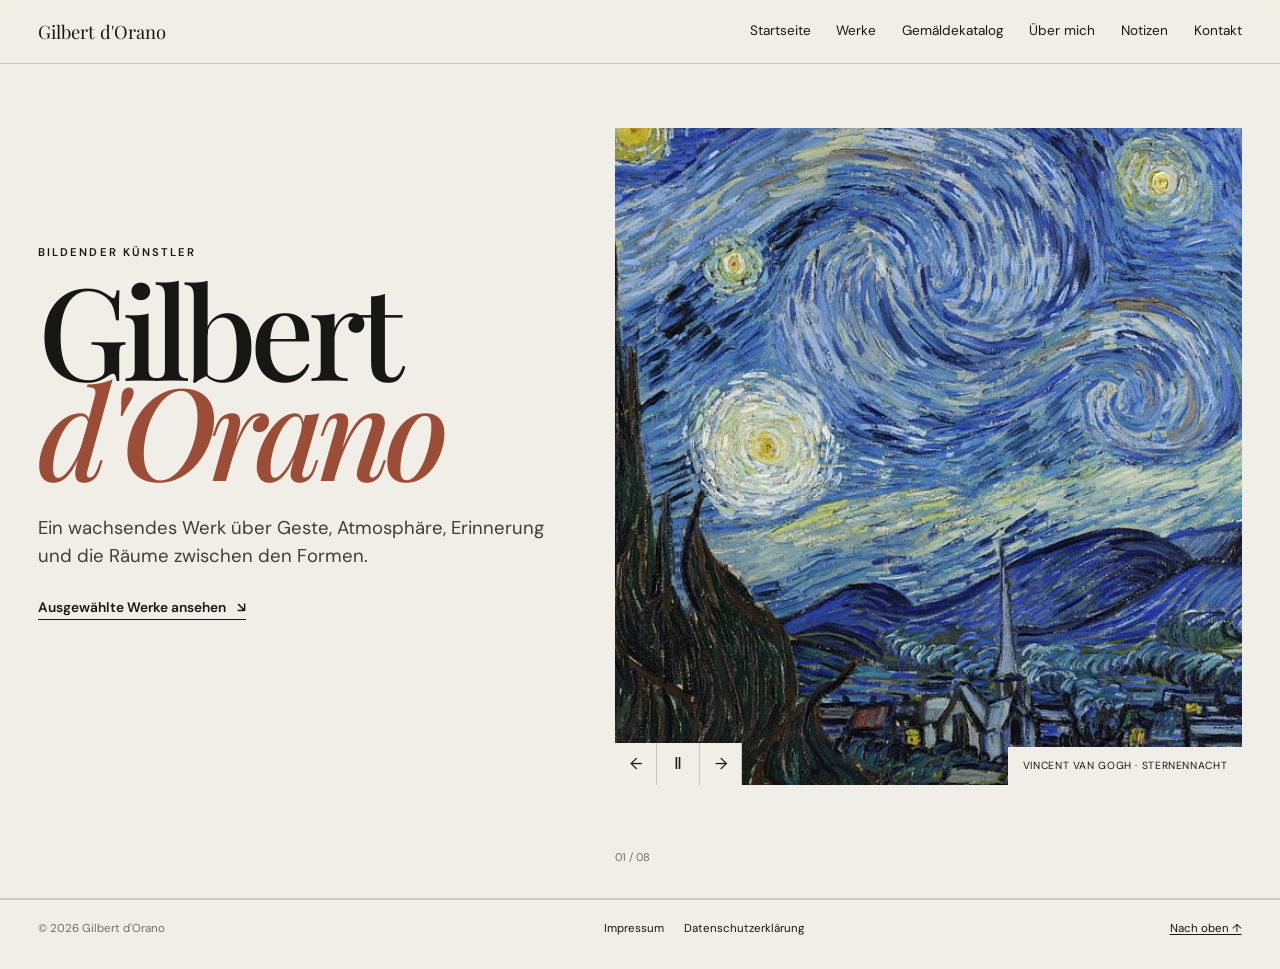
<file: index.html>
<!doctype html>
<html lang="de">
<head>
  <meta charset="utf-8">
  <meta name="viewport" content="width=device-width, initial-scale=1">
  <meta name="description" content="Portfolio des Künstlers Gilbert d'Orano — ausgewählte Werke, Ateliernotizen und Kontakt.">
  <title>Gilbert d'Orano — Simplicity</title>
  <link rel="preconnect" href="https://fonts.googleapis.com">
  <link rel="preconnect" href="https://fonts.gstatic.com" crossorigin>
  <link href="https://fonts.googleapis.com/css2?family=DM+Sans:wght@400;500;600&family=Playfair+Display:ital,wght@0,500;1,500&display=swap" rel="stylesheet">
  <link rel="stylesheet" href="css/styles.css">
</head>
<body>
  <a class="skip-link" href="#main">Zum Inhalt springen</a>

  <header class="site-header">
    <a class="brand" href="#top" aria-label="Gilbert d'Orano, Startseite">Gilbert d'Orano</a>
    <button class="menu-toggle" type="button" aria-expanded="false" aria-controls="site-nav">
      <span>Menü</span>
    </button>
    <nav id="site-nav" class="site-nav" aria-label="Hauptnavigation">
      <a href="index.html" aria-current="page">Startseite</a>
      <a href="work.html">Werke</a>
      <a href="gemaeldekatalog.html">Gemäldekatalog</a>
      <a href="about.html">Über mich</a>
      <a href="notes.html">Notizen</a>
      <a href="contact.html">Kontakt</a>
    </nav>
  </header>

  <main id="main">
    <section class="hero" id="top" aria-labelledby="hero-title">
      <div class="hero-copy">
        <p class="eyebrow">Bildender Künstler</p>
        <h1 id="hero-title">Gilbert<br><em>d'Orano</em></h1>
        <p class="hero-intro">Ein wachsendes Werk über Geste, Atmosphäre, Erinnerung und die Räume zwischen den Formen.</p>
        <a class="text-link" href="work.html">Ausgewählte Werke ansehen <span aria-hidden="true">↘</span></a>
      </div>

      <div class="hero-art" role="region" aria-roledescription="Karussell" aria-label="Ausgewählte Gemälde">
        <div class="hero-carousel-viewport">
          <div class="hero-carousel-track">
            <figure class="hero-slide">
              <img src="Kunstbilder/Vincent Van Gogh - Sternennacht.jpg" alt="Sternennacht von Vincent van Gogh">
              <figcaption>Vincent van Gogh · Sternennacht</figcaption>
            </figure>
            <figure class="hero-slide">
              <img src="Kunstbilder/Vincent Van Gogh - Sternennacht über der Rhone.jpg" alt="Sternennacht über der Rhone von Vincent van Gogh" loading="lazy">
              <figcaption>Vincent van Gogh · Sternennacht über der Rhone</figcaption>
            </figure>
            <figure class="hero-slide">
              <img src="Kunstbilder/Francisco Mayo - The-Colossus.jpg" alt="The Colossus von Francisco Mayo" loading="lazy">
              <figcaption>Francisco Mayo · The Colossus</figcaption>
            </figure>
            <figure class="hero-slide">
              <img src="Kunstbilder/Evard Munch - Der Schrei.jpg" alt="Der Schrei von Edvard Munch" loading="lazy">
              <figcaption>Edvard Munch · Der Schrei</figcaption>
            </figure>
            <figure class="hero-slide">
              <img src="Kunstbilder/Claude Monet - Wee Blue Coo.jpg" alt="Wee Blue Coo von Claude Monet" loading="lazy">
              <figcaption>Claude Monet · Wee Blue Coo</figcaption>
            </figure>
            <figure class="hero-slide">
              <img src="Kunstbilder/Claude Monet - Frau mit Sonnenschirm.jpg" alt="Frau mit Sonnenschirm von Claude Monet" loading="lazy">
              <figcaption>Claude Monet · Frau mit Sonnenschirm</figcaption>
            </figure>
            <figure class="hero-slide">
              <img src="Kunstbilder/Claude Monet - Der Strand und die Falaise d'Amont.jpg" alt="Der Strand und die Falaise d'Amont von Claude Monet" loading="lazy">
              <figcaption>Claude Monet · Der Strand und die Falaise d'Amont</figcaption>
            </figure>
            <figure class="hero-slide">
              <img src="Kunstbilder/Caspar-David-Friedrich-The-Wanderer.jpg" alt="The Wanderer von Caspar David Friedrich" loading="lazy">
              <figcaption>Caspar David Friedrich · The Wanderer</figcaption>
            </figure>
          </div>
        </div>

        <div class="hero-carousel-controls">
          <button class="hero-carousel-button hero-carousel-prev" type="button" aria-label="Vorheriges Gemälde">←</button>
          <button class="hero-carousel-button hero-carousel-toggle" type="button" aria-label="Diashow pausieren">Ⅱ</button>
          <button class="hero-carousel-button hero-carousel-next" type="button" aria-label="Nächstes Gemälde">→</button>
        </div>
      </div>

      <p class="hero-index" aria-live="polite" aria-atomic="true">01 / 08</p>
    </section>
  </main>

  <footer class="site-footer">
    <p>© <span id="year"></span> Gilbert d'Orano</p>
    <nav class="footer-nav" aria-label="Rechtliches">
      <a href="impressum.html">Impressum</a>
      <a href="datenschutzerklaerung.html">Datenschutzerklärung</a>
    </nav>
    <a href="#main">Nach oben ↑</a>
  </footer>

  <script src="js/main.js"></script>
</body>
</html>
</file>
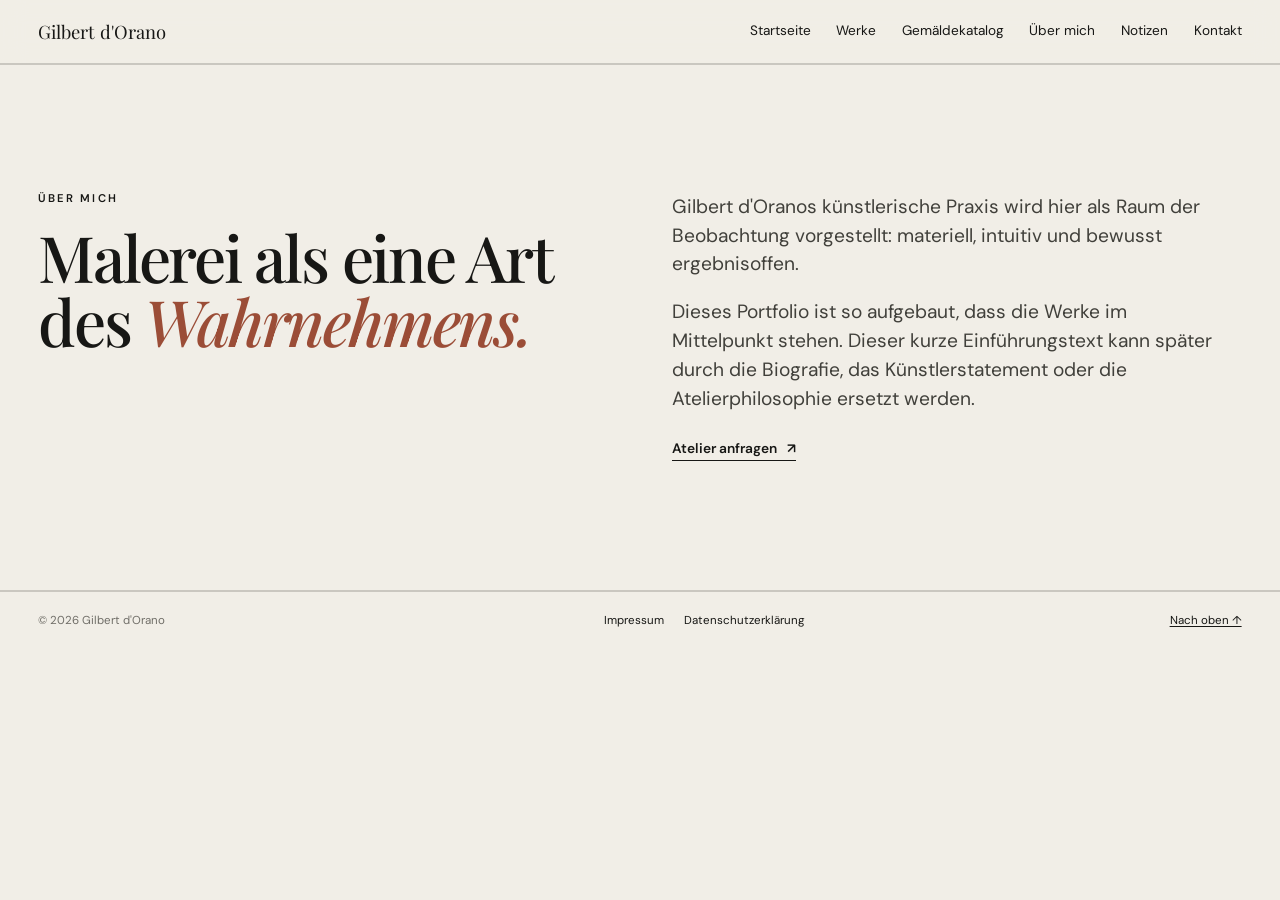
<file: about.html>
<!doctype html>
<html lang="de">
<head>
  <meta charset="utf-8">
  <meta name="viewport" content="width=device-width, initial-scale=1">
  <meta name="description" content="Über den Künstler Gilbert d'Orano — Arbeitsweise, Ansatz und Atelierpraxis.">
  <title>Über mich — Gilbert d'Orano</title>
  <link rel="preconnect" href="https://fonts.googleapis.com">
  <link rel="preconnect" href="https://fonts.gstatic.com" crossorigin>
  <link href="https://fonts.googleapis.com/css2?family=DM+Sans:wght@400;500;600&family=Playfair+Display:ital,wght@0,500;1,500&display=swap" rel="stylesheet">
  <link rel="stylesheet" href="css/styles.css">
</head>
<body>
  <a class="skip-link" href="#main">Zum Inhalt springen</a>

  <header class="site-header">
    <a class="brand" href="index.html" aria-label="Gilbert d'Orano, Startseite">Gilbert d'Orano</a>
    <button class="menu-toggle" type="button" aria-expanded="false" aria-controls="site-nav">
      <span>Menü</span>
    </button>
    <nav id="site-nav" class="site-nav" aria-label="Hauptnavigation">
      <a href="index.html">Startseite</a>
      <a href="work.html">Werke</a>
      <a href="gemaeldekatalog.html">Gemäldekatalog</a>
      <a href="about.html" aria-current="page">Über mich</a>
      <a href="notes.html">Notizen</a>
      <a href="contact.html">Kontakt</a>
    </nav>
  </header>

  <main id="main">
    <section class="about">
      <div>
        <p class="eyebrow">Über mich</p>
        <h1>Malerei als eine Art des <em>Wahrnehmens.</em></h1>
      </div>
      <div class="about-copy">
        <p>Gilbert d'Oranos künstlerische Praxis wird hier als Raum der Beobachtung vorgestellt: materiell, intuitiv und bewusst ergebnisoffen.</p>
        <p>Dieses Portfolio ist so aufgebaut, dass die Werke im Mittelpunkt stehen. Dieser kurze Einführungstext kann später durch die Biografie, das Künstlerstatement oder die Atelierphilosophie ersetzt werden.</p>
        <a class="text-link" href="contact.html">Atelier anfragen <span aria-hidden="true">↗</span></a>
      </div>
    </section>
  </main>

  <footer class="site-footer">
    <p>© <span id="year"></span> Gilbert d'Orano</p>
    <nav class="footer-nav" aria-label="Rechtliches">
      <a href="impressum.html">Impressum</a>
      <a href="datenschutzerklaerung.html">Datenschutzerklärung</a>
    </nav>
    <a href="#main">Nach oben ↑</a>
  </footer>

  <script src="js/main.js"></script>
</body>
</html>
</file>
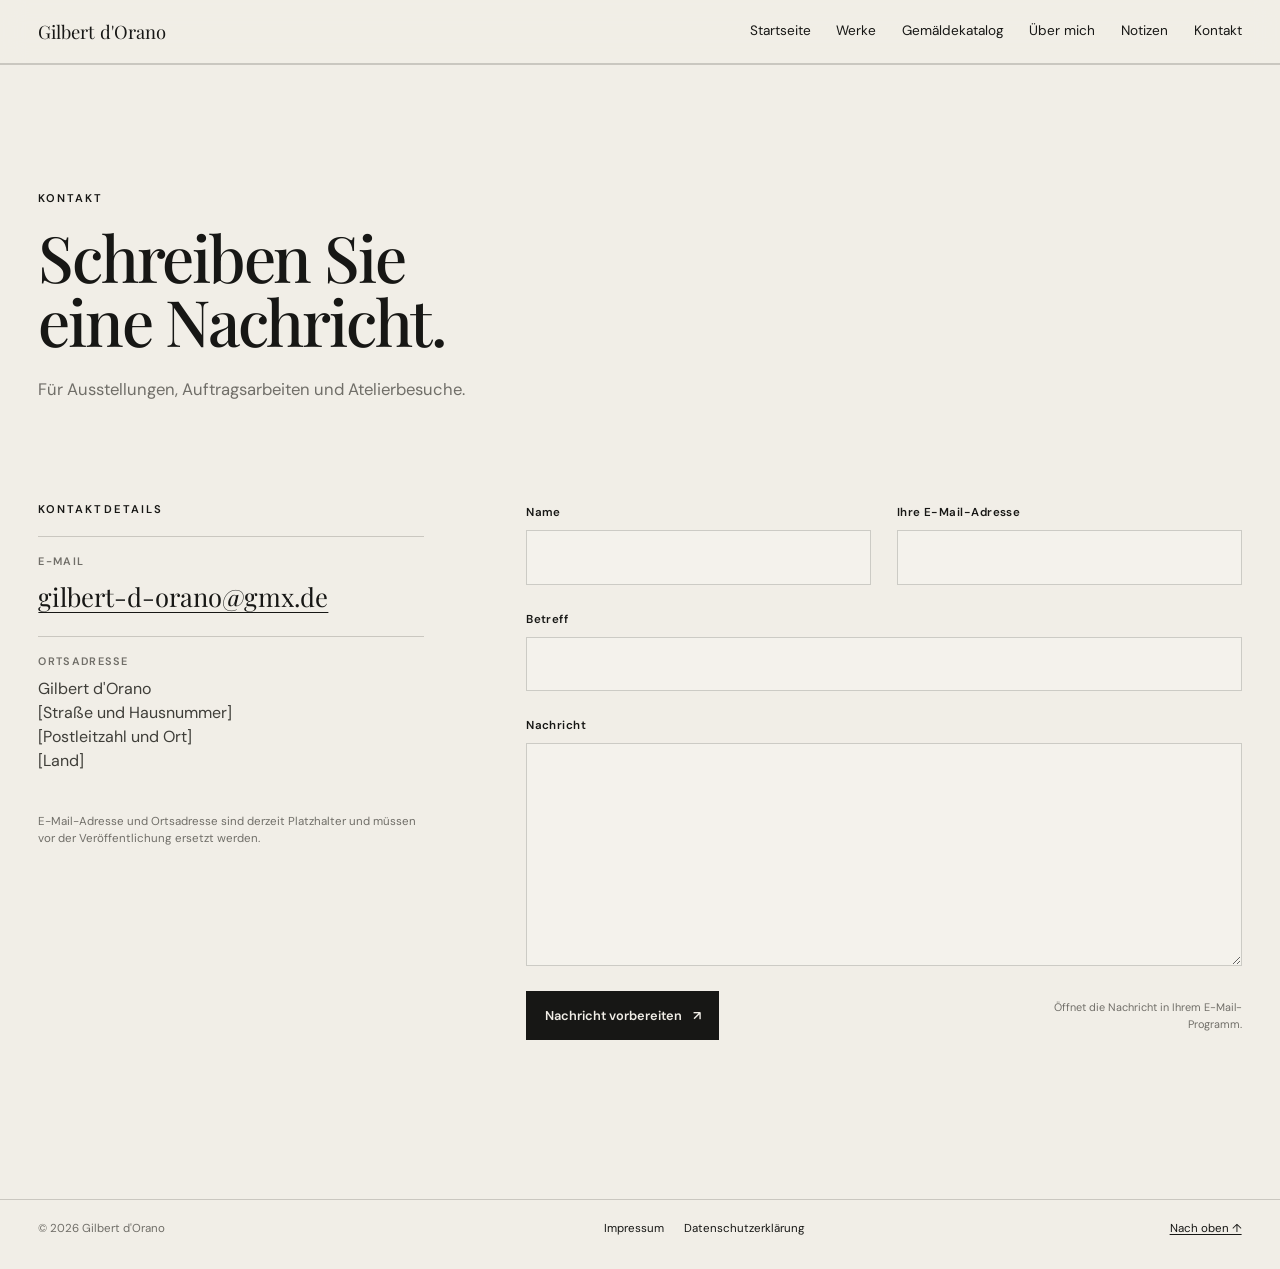
<file: contact.html>
<!doctype html>
<html lang="de">
<head>
  <meta charset="utf-8">
  <meta name="viewport" content="width=device-width, initial-scale=1">
  <meta name="description" content="Kontakt zu Gilbert d'Orano für Ausstellungen, Auftragsarbeiten und Atelierbesuche.">
  <title>Kontakt — Gilbert d'Orano</title>
  <link rel="preconnect" href="https://fonts.googleapis.com">
  <link rel="preconnect" href="https://fonts.gstatic.com" crossorigin>
  <link href="https://fonts.googleapis.com/css2?family=DM+Sans:wght@400;500;600&family=Playfair+Display:ital,wght@0,500;1,500&display=swap" rel="stylesheet">
  <link rel="stylesheet" href="css/styles.css">
</head>
<body>
  <a class="skip-link" href="#main">Zum Inhalt springen</a>

  <header class="site-header">
    <a class="brand" href="index.html" aria-label="Gilbert d'Orano, Startseite">Gilbert d'Orano</a>
    <button class="menu-toggle" type="button" aria-expanded="false" aria-controls="site-nav">
      <span>Menü</span>
    </button>
    <nav id="site-nav" class="site-nav" aria-label="Hauptnavigation">
      <a href="index.html">Startseite</a>
      <a href="work.html">Werke</a>
      <a href="gemaeldekatalog.html">Gemäldekatalog</a>
      <a href="about.html">Über mich</a>
      <a href="notes.html">Notizen</a>
      <a href="contact.html" aria-current="page">Kontakt</a>
    </nav>
  </header>

  <main id="main">
    <section class="contact">
      <div class="contact-heading">
        <p class="eyebrow">Kontakt</p>
        <h1>Schreiben Sie<br>eine Nachricht.</h1>
        <p>Für Ausstellungen, Auftragsarbeiten und Atelierbesuche.</p>
      </div>

      <div class="contact-layout">
        <aside class="contact-details" aria-labelledby="contact-details-title">
          <p class="eyebrow" id="contact-details-title">Kontaktdetails</p>
          <address>
            <div class="contact-detail">
              <span>E-Mail</span>
              <a href="mailto:studio@example.com">gilbert-d-orano@gmx.de</a>
            </div>
            <div class="contact-detail">
              <span>Ortsadresse</span>
              <p>Gilbert d'Orano<br>[Straße und Hausnummer]<br>[Postleitzahl und Ort]<br>[Land]</p>
            </div>
          </address>
          <p class="contact-note">E-Mail-Adresse und Ortsadresse sind derzeit Platzhalter und müssen vor der Veröffentlichung ersetzt werden.</p>
        </aside>

        <form class="contact-form" action="mailto:studio@example.com" method="post" enctype="text/plain" data-recipient="studio@example.com">
          <div class="form-row">
            <div class="form-field">
              <label for="contact-name">Name</label>
              <input id="contact-name" name="name" type="text" autocomplete="name" required>
            </div>
            <div class="form-field">
              <label for="contact-email">Ihre E-Mail-Adresse</label>
              <input id="contact-email" name="email" type="email" autocomplete="email" required>
            </div>
          </div>

          <div class="form-field">
            <label for="contact-subject">Betreff</label>
            <input id="contact-subject" name="subject" type="text" required>
          </div>

          <div class="form-field">
            <label for="contact-message">Nachricht</label>
            <textarea id="contact-message" name="message" rows="8" required></textarea>
          </div>

          <div class="contact-form__footer">
            <button class="contact-submit" type="submit">Nachricht vorbereiten <span aria-hidden="true">↗</span></button>
            <p>Öffnet die Nachricht in Ihrem E-Mail-Programm.</p>
          </div>
          <p class="form-status" role="status" aria-live="polite"></p>
        </form>
      </div>
    </section>
  </main>

  <footer class="site-footer">
    <p>© <span id="year"></span> Gilbert d'Orano</p>
    <nav class="footer-nav" aria-label="Rechtliches">
      <a href="impressum.html">Impressum</a>
      <a href="datenschutzerklaerung.html">Datenschutzerklärung</a>
    </nav>
    <a href="#main">Nach oben ↑</a>
  </footer>

  <script src="js/main.js"></script>
</body>
</html>
</file>
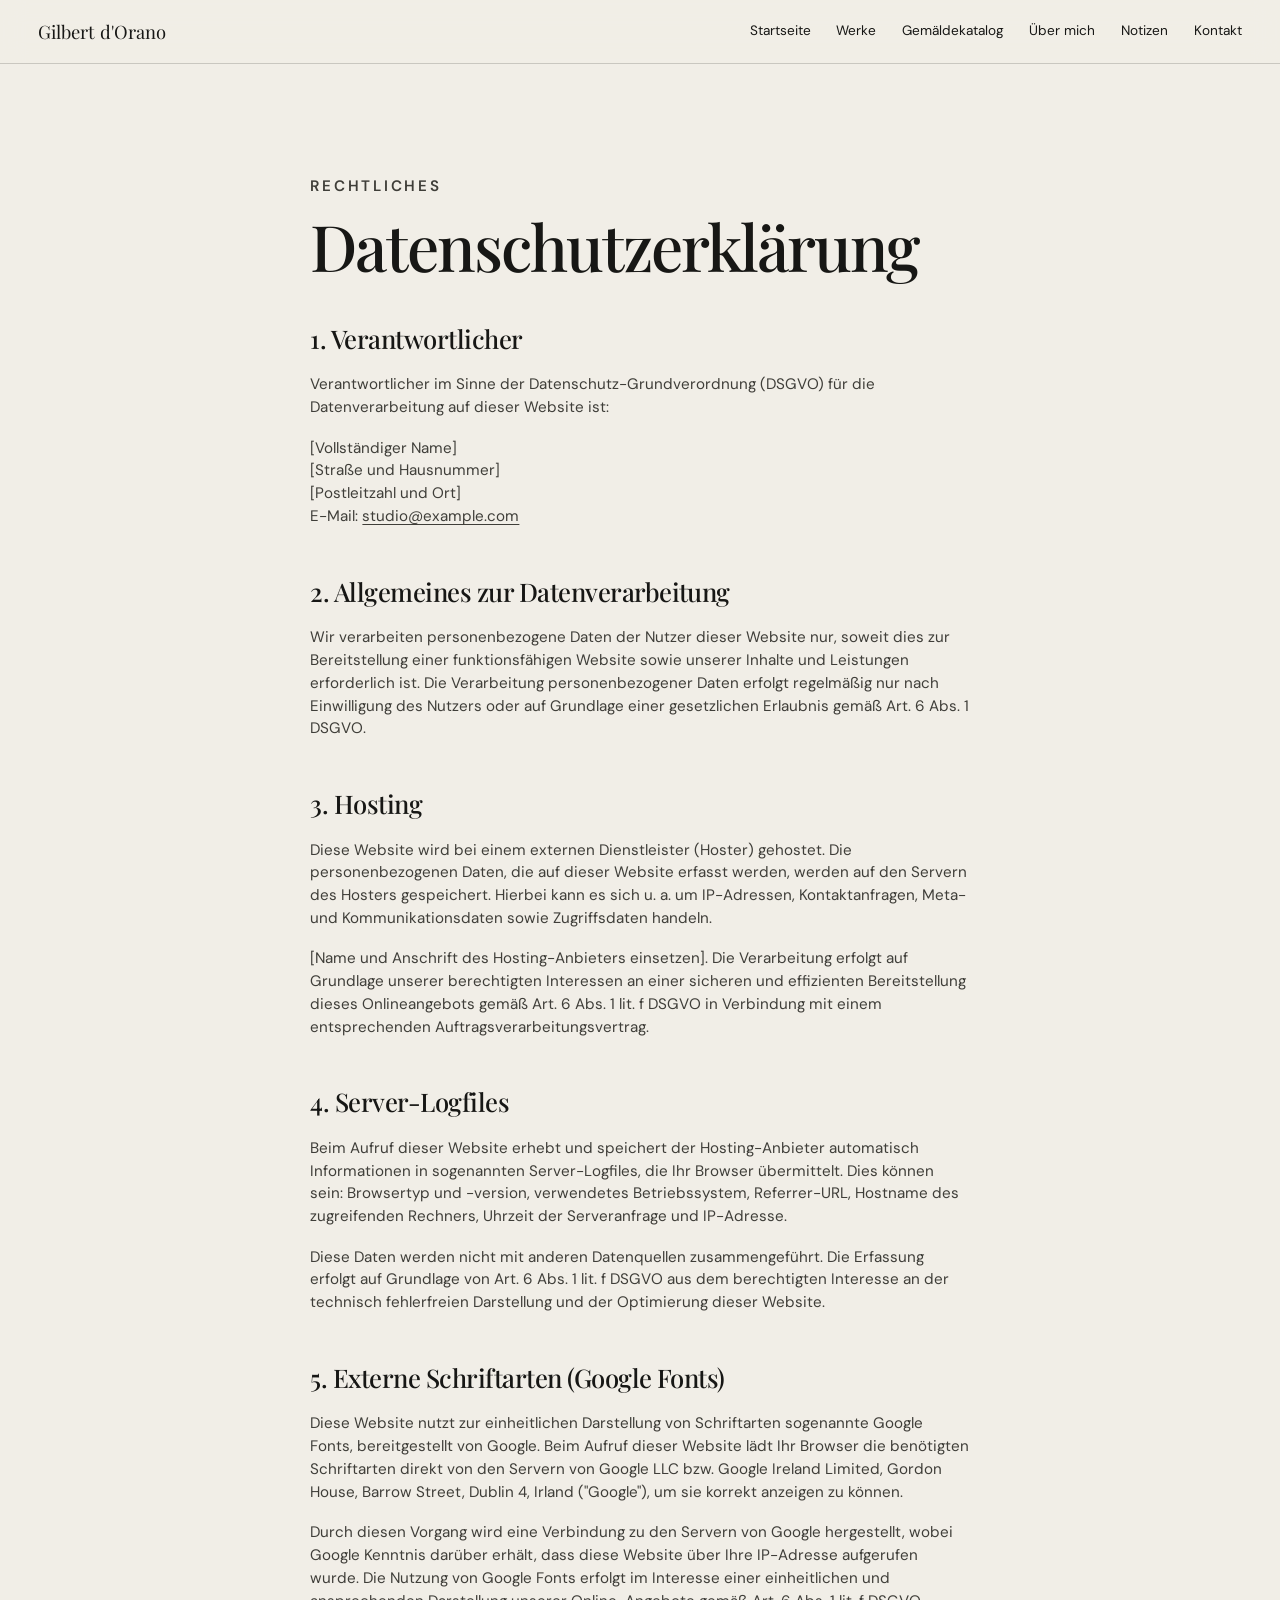
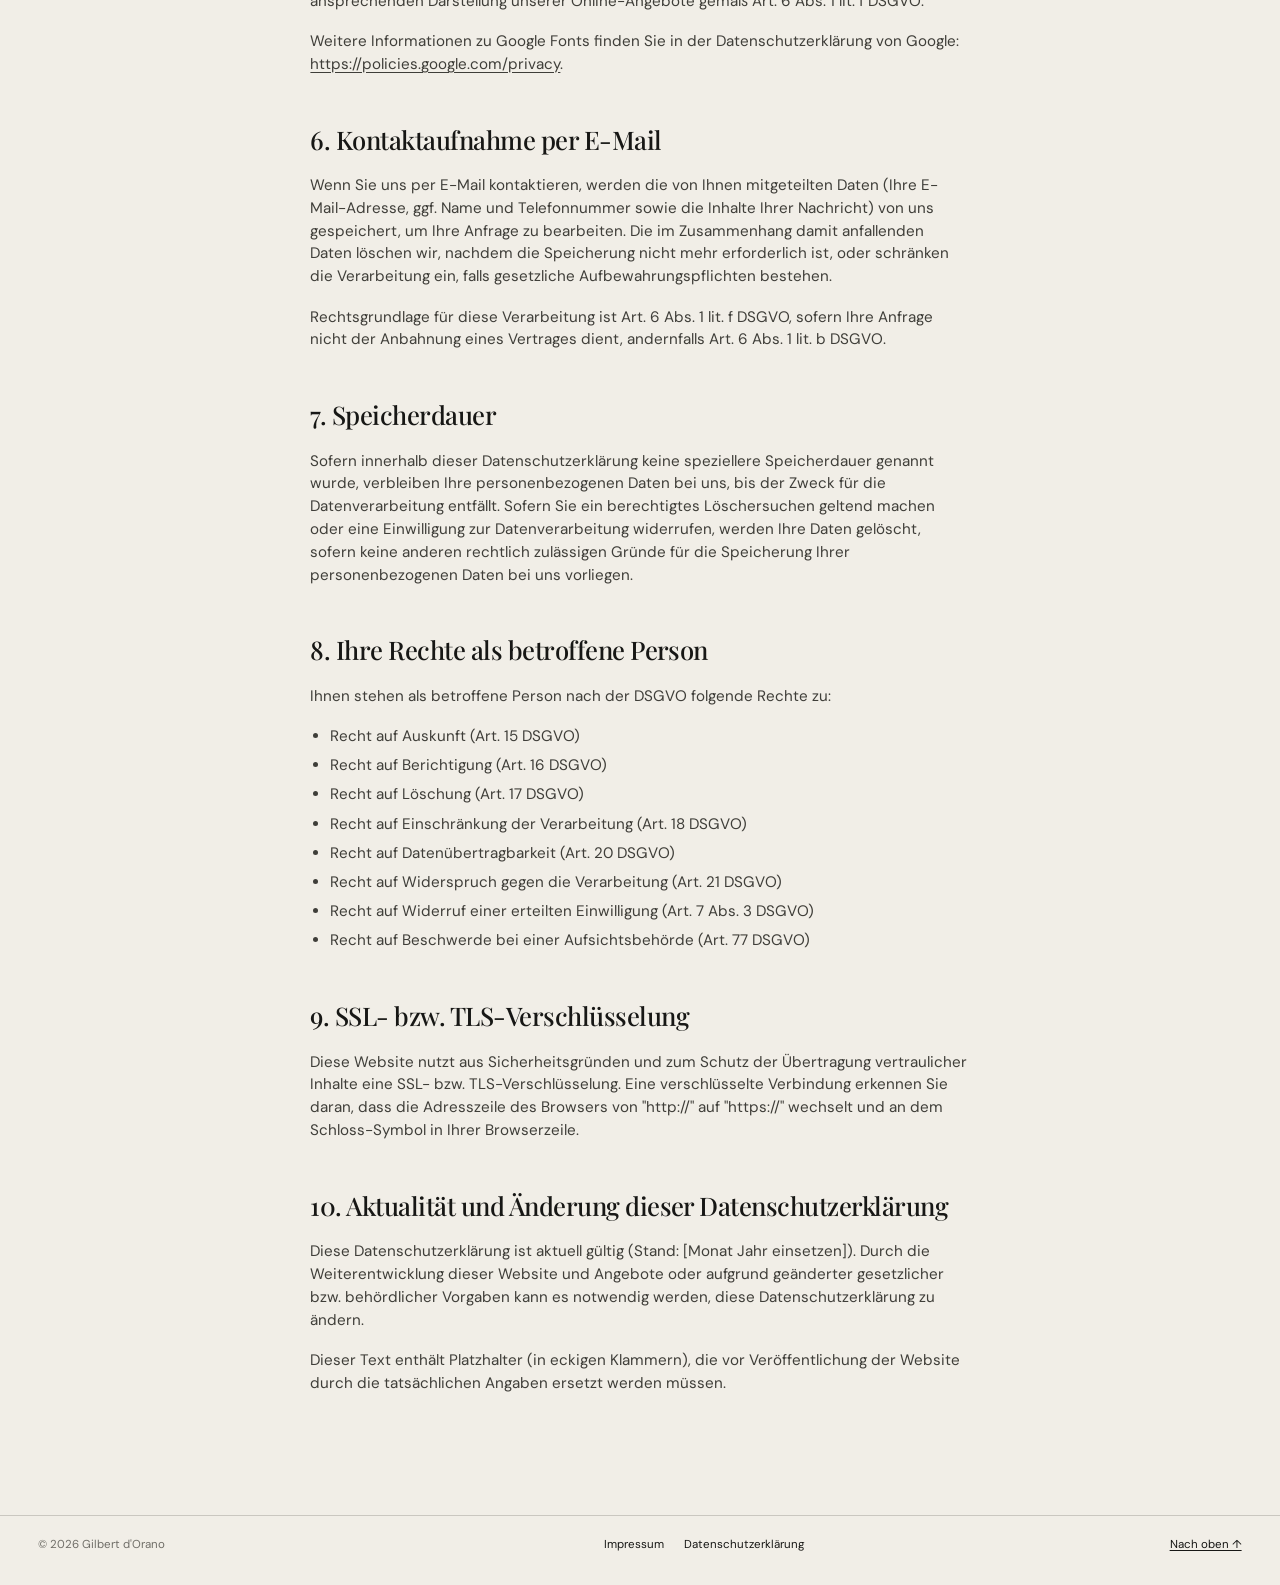
<file: datenschutzerklaerung.html>
<!doctype html>
<html lang="de">
<head>
  <meta charset="utf-8">
  <meta name="viewport" content="width=device-width, initial-scale=1">
  <meta name="description" content="Datenschutzerklärung von Gilbert d'Orano gemäß DSGVO.">
  <title>Datenschutzerklärung — Gilbert d'Orano</title>
  <link rel="preconnect" href="https://fonts.googleapis.com">
  <link rel="preconnect" href="https://fonts.gstatic.com" crossorigin>
  <link href="https://fonts.googleapis.com/css2?family=DM+Sans:wght@400;500;600&family=Playfair+Display:ital,wght@0,500;1,500&display=swap" rel="stylesheet">
  <link rel="stylesheet" href="css/styles.css">
</head>
<body>
  <a class="skip-link" href="#main">Zum Inhalt springen</a>

  <header class="site-header">
    <a class="brand" href="index.html" aria-label="Gilbert d'Orano, Startseite">Gilbert d'Orano</a>
    <button class="menu-toggle" type="button" aria-expanded="false" aria-controls="site-nav">
      <span>Menü</span>
    </button>
    <nav id="site-nav" class="site-nav" aria-label="Hauptnavigation">
      <a href="index.html">Startseite</a>
      <a href="work.html">Werke</a>
      <a href="gemaeldekatalog.html">Gemäldekatalog</a>
      <a href="about.html">Über mich</a>
      <a href="notes.html">Notizen</a>
      <a href="contact.html">Kontakt</a>
    </nav>
  </header>

  <main id="main">
    <section class="legal">
      <p class="eyebrow">Rechtliches</p>
      <h1>Datenschutzerklärung</h1>

      <h2>1. Verantwortlicher</h2>
      <p>
        Verantwortlicher im Sinne der Datenschutz-Grundverordnung (DSGVO) für die Datenverarbeitung auf dieser Website ist:
      </p>
      <p>
        [Vollständiger Name]<br>
        [Straße und Hausnummer]<br>
        [Postleitzahl und Ort]<br>
        E-Mail: <a href="mailto:studio@example.com">studio@example.com</a>
      </p>

      <h2>2. Allgemeines zur Datenverarbeitung</h2>
      <p>
        Wir verarbeiten personenbezogene Daten der Nutzer dieser Website nur, soweit dies zur Bereitstellung einer funktionsfähigen Website sowie unserer Inhalte und Leistungen erforderlich ist. Die Verarbeitung personenbezogener Daten erfolgt regelmäßig nur nach Einwilligung des Nutzers oder auf Grundlage einer gesetzlichen Erlaubnis gemäß Art. 6 Abs. 1 DSGVO.
      </p>

      <h2>3. Hosting</h2>
      <p>
        Diese Website wird bei einem externen Dienstleister (Hoster) gehostet. Die personenbezogenen Daten, die auf dieser Website erfasst werden, werden auf den Servern des Hosters gespeichert. Hierbei kann es sich u. a. um IP-Adressen, Kontaktanfragen, Meta- und Kommunikationsdaten sowie Zugriffsdaten handeln.
      </p>
      <p>
        [Name und Anschrift des Hosting-Anbieters einsetzen]. Die Verarbeitung erfolgt auf Grundlage unserer berechtigten Interessen an einer sicheren und effizienten Bereitstellung dieses Onlineangebots gemäß Art. 6 Abs. 1 lit. f DSGVO in Verbindung mit einem entsprechenden Auftragsverarbeitungsvertrag.
      </p>

      <h2>4. Server-Logfiles</h2>
      <p>
        Beim Aufruf dieser Website erhebt und speichert der Hosting-Anbieter automatisch Informationen in sogenannten Server-Logfiles, die Ihr Browser übermittelt. Dies können sein: Browsertyp und -version, verwendetes Betriebssystem, Referrer-URL, Hostname des zugreifenden Rechners, Uhrzeit der Serveranfrage und IP-Adresse.
      </p>
      <p>
        Diese Daten werden nicht mit anderen Datenquellen zusammengeführt. Die Erfassung erfolgt auf Grundlage von Art. 6 Abs. 1 lit. f DSGVO aus dem berechtigten Interesse an der technisch fehlerfreien Darstellung und der Optimierung dieser Website.
      </p>

      <h2>5. Externe Schriftarten (Google Fonts)</h2>
      <p>
        Diese Website nutzt zur einheitlichen Darstellung von Schriftarten sogenannte Google Fonts, bereitgestellt von Google. Beim Aufruf dieser Website lädt Ihr Browser die benötigten Schriftarten direkt von den Servern von Google LLC bzw. Google Ireland Limited, Gordon House, Barrow Street, Dublin 4, Irland ("Google"), um sie korrekt anzeigen zu können.
      </p>
      <p>
        Durch diesen Vorgang wird eine Verbindung zu den Servern von Google hergestellt, wobei Google Kenntnis darüber erhält, dass diese Website über Ihre IP-Adresse aufgerufen wurde. Die Nutzung von Google Fonts erfolgt im Interesse einer einheitlichen und ansprechenden Darstellung unserer Online-Angebote gemäß Art. 6 Abs. 1 lit. f DSGVO.
      </p>
      <p>
        Weitere Informationen zu Google Fonts finden Sie in der Datenschutzerklärung von Google: <a href="https://policies.google.com/privacy" target="_blank" rel="noopener">https://policies.google.com/privacy</a>.
      </p>

      <h2>6. Kontaktaufnahme per E-Mail</h2>
      <p>
        Wenn Sie uns per E-Mail kontaktieren, werden die von Ihnen mitgeteilten Daten (Ihre E-Mail-Adresse, ggf. Name und Telefonnummer sowie die Inhalte Ihrer Nachricht) von uns gespeichert, um Ihre Anfrage zu bearbeiten. Die im Zusammenhang damit anfallenden Daten löschen wir, nachdem die Speicherung nicht mehr erforderlich ist, oder schränken die Verarbeitung ein, falls gesetzliche Aufbewahrungspflichten bestehen.
      </p>
      <p>
        Rechtsgrundlage für diese Verarbeitung ist Art. 6 Abs. 1 lit. f DSGVO, sofern Ihre Anfrage nicht der Anbahnung eines Vertrages dient, andernfalls Art. 6 Abs. 1 lit. b DSGVO.
      </p>

      <h2>7. Speicherdauer</h2>
      <p>
        Sofern innerhalb dieser Datenschutzerklärung keine speziellere Speicherdauer genannt wurde, verbleiben Ihre personenbezogenen Daten bei uns, bis der Zweck für die Datenverarbeitung entfällt. Sofern Sie ein berechtigtes Löschersuchen geltend machen oder eine Einwilligung zur Datenverarbeitung widerrufen, werden Ihre Daten gelöscht, sofern keine anderen rechtlich zulässigen Gründe für die Speicherung Ihrer personenbezogenen Daten bei uns vorliegen.
      </p>

      <h2>8. Ihre Rechte als betroffene Person</h2>
      <p>Ihnen stehen als betroffene Person nach der DSGVO folgende Rechte zu:</p>
      <ul>
        <li>Recht auf Auskunft (Art. 15 DSGVO)</li>
        <li>Recht auf Berichtigung (Art. 16 DSGVO)</li>
        <li>Recht auf Löschung (Art. 17 DSGVO)</li>
        <li>Recht auf Einschränkung der Verarbeitung (Art. 18 DSGVO)</li>
        <li>Recht auf Datenübertragbarkeit (Art. 20 DSGVO)</li>
        <li>Recht auf Widerspruch gegen die Verarbeitung (Art. 21 DSGVO)</li>
        <li>Recht auf Widerruf einer erteilten Einwilligung (Art. 7 Abs. 3 DSGVO)</li>
        <li>Recht auf Beschwerde bei einer Aufsichtsbehörde (Art. 77 DSGVO)</li>
      </ul>

      <h2>9. SSL- bzw. TLS-Verschlüsselung</h2>
      <p>
        Diese Website nutzt aus Sicherheitsgründen und zum Schutz der Übertragung vertraulicher Inhalte eine SSL- bzw. TLS-Verschlüsselung. Eine verschlüsselte Verbindung erkennen Sie daran, dass die Adresszeile des Browsers von "http://" auf "https://" wechselt und an dem Schloss-Symbol in Ihrer Browserzeile.
      </p>

      <h2>10. Aktualität und Änderung dieser Datenschutzerklärung</h2>
      <p>
        Diese Datenschutzerklärung ist aktuell gültig (Stand: [Monat Jahr einsetzen]). Durch die Weiterentwicklung dieser Website und Angebote oder aufgrund geänderter gesetzlicher bzw. behördlicher Vorgaben kann es notwendig werden, diese Datenschutzerklärung zu ändern.
      </p>

      <p class="note-caption">
        Dieser Text enthält Platzhalter (in eckigen Klammern), die vor Veröffentlichung der Website durch die tatsächlichen Angaben ersetzt werden müssen.
      </p>
    </section>
  </main>

  <footer class="site-footer">
    <p>© <span id="year"></span> Gilbert d'Orano</p>
    <nav class="footer-nav" aria-label="Rechtliches">
      <a href="impressum.html">Impressum</a>
      <a href="datenschutzerklaerung.html" aria-current="page">Datenschutzerklärung</a>
    </nav>
    <a href="#main">Nach oben ↑</a>
  </footer>

  <script src="js/main.js"></script>
</body>
</html>
</file>
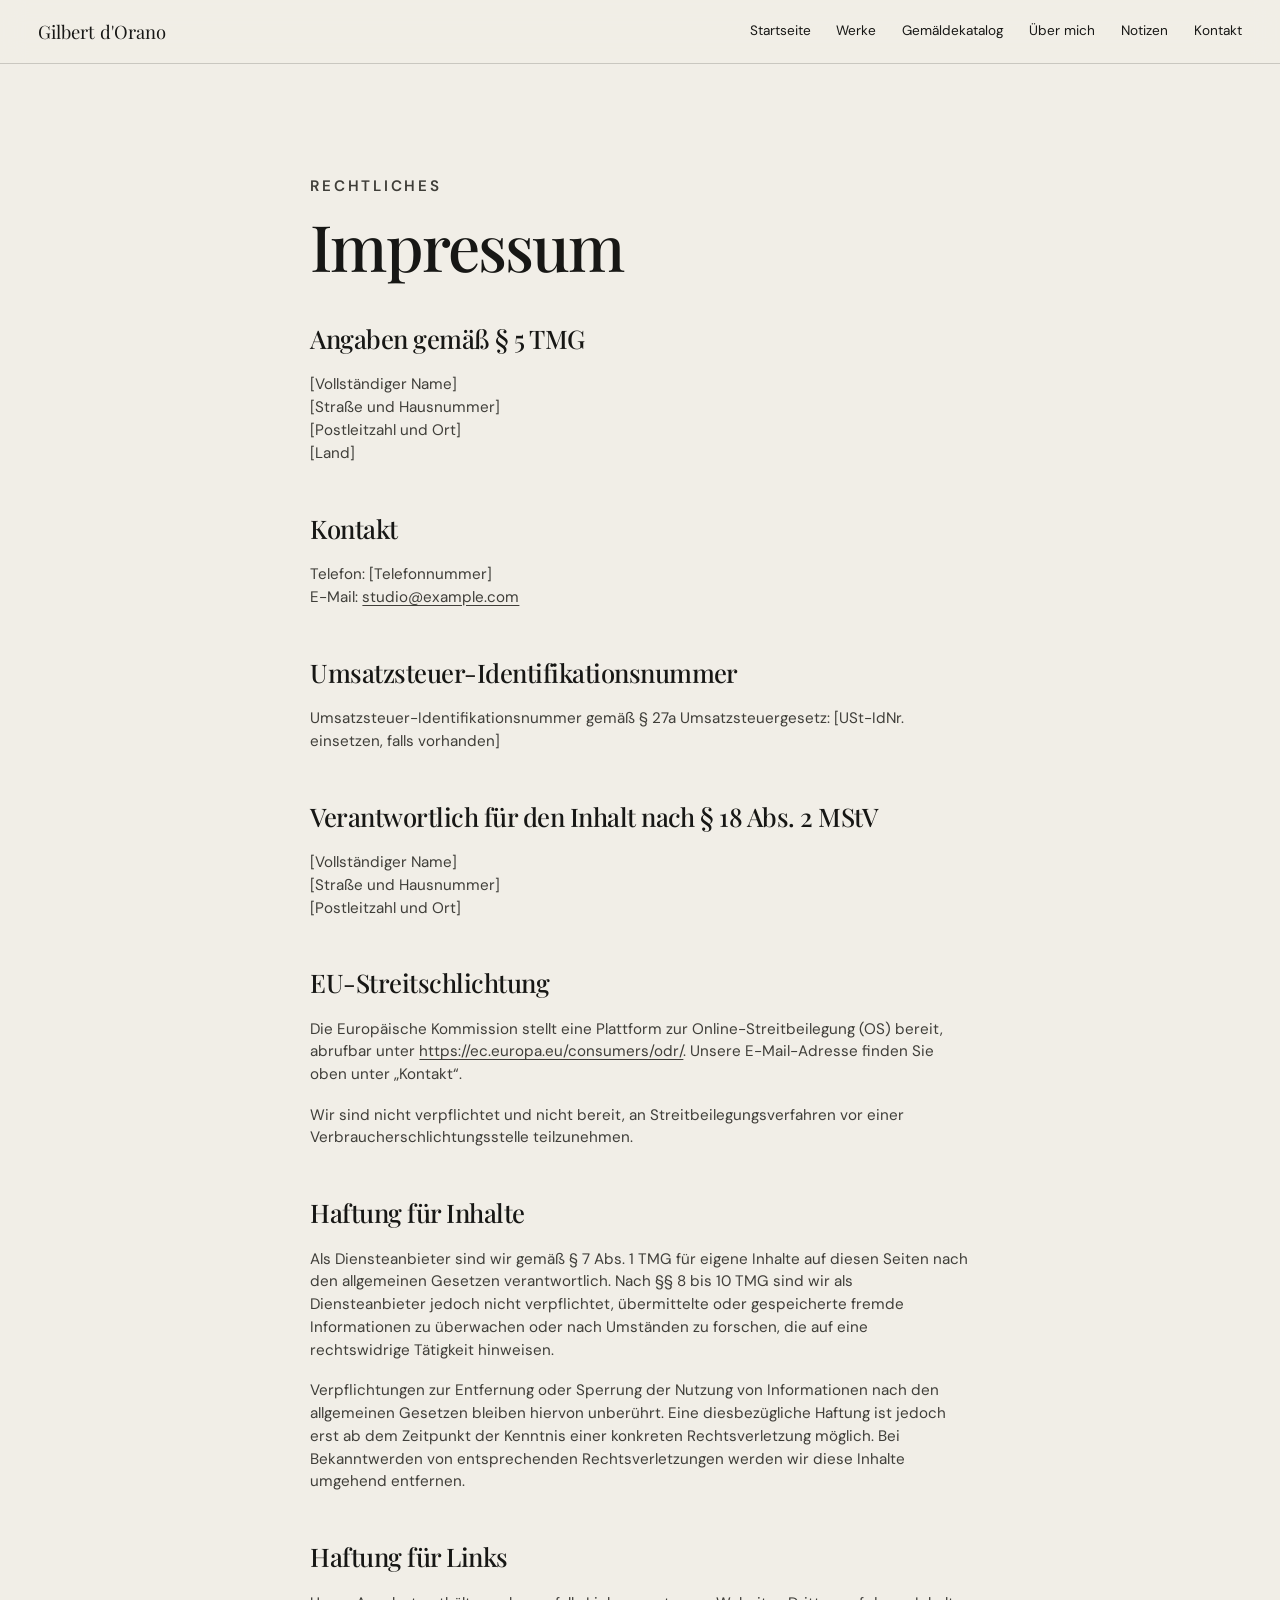
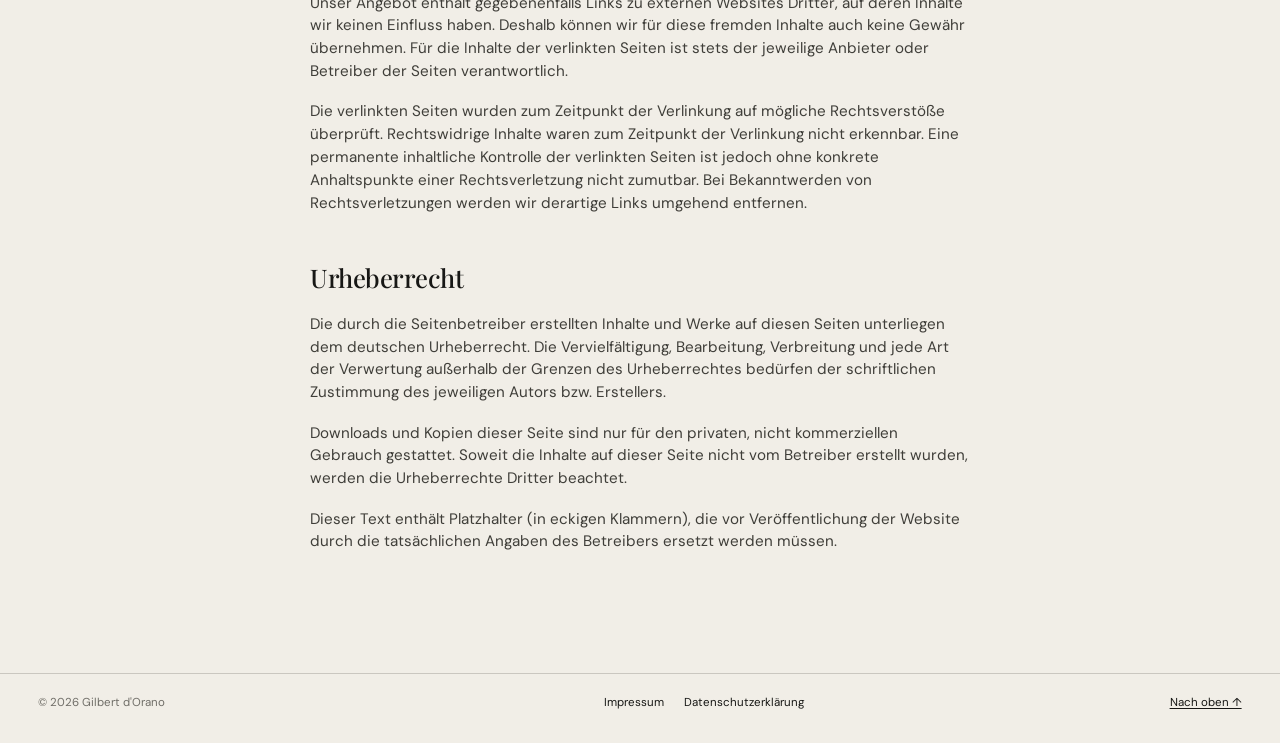
<file: impressum.html>
<!doctype html>
<html lang="de">
<head>
  <meta charset="utf-8">
  <meta name="viewport" content="width=device-width, initial-scale=1">
  <meta name="description" content="Impressum von Gilbert d'Orano gemäß § 5 TMG und § 18 Abs. 2 MStV.">
  <title>Impressum — Gilbert d'Orano</title>
  <link rel="preconnect" href="https://fonts.googleapis.com">
  <link rel="preconnect" href="https://fonts.gstatic.com" crossorigin>
  <link href="https://fonts.googleapis.com/css2?family=DM+Sans:wght@400;500;600&family=Playfair+Display:ital,wght@0,500;1,500&display=swap" rel="stylesheet">
  <link rel="stylesheet" href="css/styles.css">
</head>
<body>
  <a class="skip-link" href="#main">Zum Inhalt springen</a>

  <header class="site-header">
    <a class="brand" href="index.html" aria-label="Gilbert d'Orano, Startseite">Gilbert d'Orano</a>
    <button class="menu-toggle" type="button" aria-expanded="false" aria-controls="site-nav">
      <span>Menü</span>
    </button>
    <nav id="site-nav" class="site-nav" aria-label="Hauptnavigation">
      <a href="index.html">Startseite</a>
      <a href="work.html">Werke</a>
      <a href="gemaeldekatalog.html">Gemäldekatalog</a>
      <a href="about.html">Über mich</a>
      <a href="notes.html">Notizen</a>
      <a href="contact.html">Kontakt</a>
    </nav>
  </header>

  <main id="main">
    <section class="legal">
      <p class="eyebrow">Rechtliches</p>
      <h1>Impressum</h1>

      <h2>Angaben gemäß § 5 TMG</h2>
      <p>
        [Vollständiger Name]<br>
        [Straße und Hausnummer]<br>
        [Postleitzahl und Ort]<br>
        [Land]
      </p>

      <h2>Kontakt</h2>
      <p>
        Telefon: [Telefonnummer]<br>
        E-Mail: <a href="mailto:studio@example.com">studio@example.com</a>
      </p>

      <h2>Umsatzsteuer-Identifikationsnummer</h2>
      <p>
        Umsatzsteuer-Identifikationsnummer gemäß § 27a Umsatzsteuergesetz: [USt-IdNr. einsetzen, falls vorhanden]
      </p>

      <h2>Verantwortlich für den Inhalt nach § 18 Abs. 2 MStV</h2>
      <p>
        [Vollständiger Name]<br>
        [Straße und Hausnummer]<br>
        [Postleitzahl und Ort]
      </p>

      <h2>EU-Streitschlichtung</h2>
      <p>
        Die Europäische Kommission stellt eine Plattform zur Online-Streitbeilegung (OS) bereit, abrufbar unter <a href="https://ec.europa.eu/consumers/odr/" target="_blank" rel="noopener">https://ec.europa.eu/consumers/odr/</a>. Unsere E-Mail-Adresse finden Sie oben unter „Kontakt“.
      </p>
      <p>
        Wir sind nicht verpflichtet und nicht bereit, an Streitbeilegungsverfahren vor einer Verbraucherschlichtungsstelle teilzunehmen.
      </p>

      <h2>Haftung für Inhalte</h2>
      <p>
        Als Diensteanbieter sind wir gemäß § 7 Abs. 1 TMG für eigene Inhalte auf diesen Seiten nach den allgemeinen Gesetzen verantwortlich. Nach §§ 8 bis 10 TMG sind wir als Diensteanbieter jedoch nicht verpflichtet, übermittelte oder gespeicherte fremde Informationen zu überwachen oder nach Umständen zu forschen, die auf eine rechtswidrige Tätigkeit hinweisen.
      </p>
      <p>
        Verpflichtungen zur Entfernung oder Sperrung der Nutzung von Informationen nach den allgemeinen Gesetzen bleiben hiervon unberührt. Eine diesbezügliche Haftung ist jedoch erst ab dem Zeitpunkt der Kenntnis einer konkreten Rechtsverletzung möglich. Bei Bekanntwerden von entsprechenden Rechtsverletzungen werden wir diese Inhalte umgehend entfernen.
      </p>

      <h2>Haftung für Links</h2>
      <p>
        Unser Angebot enthält gegebenenfalls Links zu externen Websites Dritter, auf deren Inhalte wir keinen Einfluss haben. Deshalb können wir für diese fremden Inhalte auch keine Gewähr übernehmen. Für die Inhalte der verlinkten Seiten ist stets der jeweilige Anbieter oder Betreiber der Seiten verantwortlich.
      </p>
      <p>
        Die verlinkten Seiten wurden zum Zeitpunkt der Verlinkung auf mögliche Rechtsverstöße überprüft. Rechtswidrige Inhalte waren zum Zeitpunkt der Verlinkung nicht erkennbar. Eine permanente inhaltliche Kontrolle der verlinkten Seiten ist jedoch ohne konkrete Anhaltspunkte einer Rechtsverletzung nicht zumutbar. Bei Bekanntwerden von Rechtsverletzungen werden wir derartige Links umgehend entfernen.
      </p>

      <h2>Urheberrecht</h2>
      <p>
        Die durch die Seitenbetreiber erstellten Inhalte und Werke auf diesen Seiten unterliegen dem deutschen Urheberrecht. Die Vervielfältigung, Bearbeitung, Verbreitung und jede Art der Verwertung außerhalb der Grenzen des Urheberrechtes bedürfen der schriftlichen Zustimmung des jeweiligen Autors bzw. Erstellers.
      </p>
      <p>
        Downloads und Kopien dieser Seite sind nur für den privaten, nicht kommerziellen Gebrauch gestattet. Soweit die Inhalte auf dieser Seite nicht vom Betreiber erstellt wurden, werden die Urheberrechte Dritter beachtet.
      </p>

      <p class="note-caption">
        Dieser Text enthält Platzhalter (in eckigen Klammern), die vor Veröffentlichung der Website durch die tatsächlichen Angaben des Betreibers ersetzt werden müssen.
      </p>
    </section>
  </main>

  <footer class="site-footer">
    <p>© <span id="year"></span> Gilbert d'Orano</p>
    <nav class="footer-nav" aria-label="Rechtliches">
      <a href="impressum.html" aria-current="page">Impressum</a>
      <a href="datenschutzerklaerung.html">Datenschutzerklärung</a>
    </nav>
    <a href="#main">Nach oben ↑</a>
  </footer>

  <script src="js/main.js"></script>
</body>
</html>
</file>
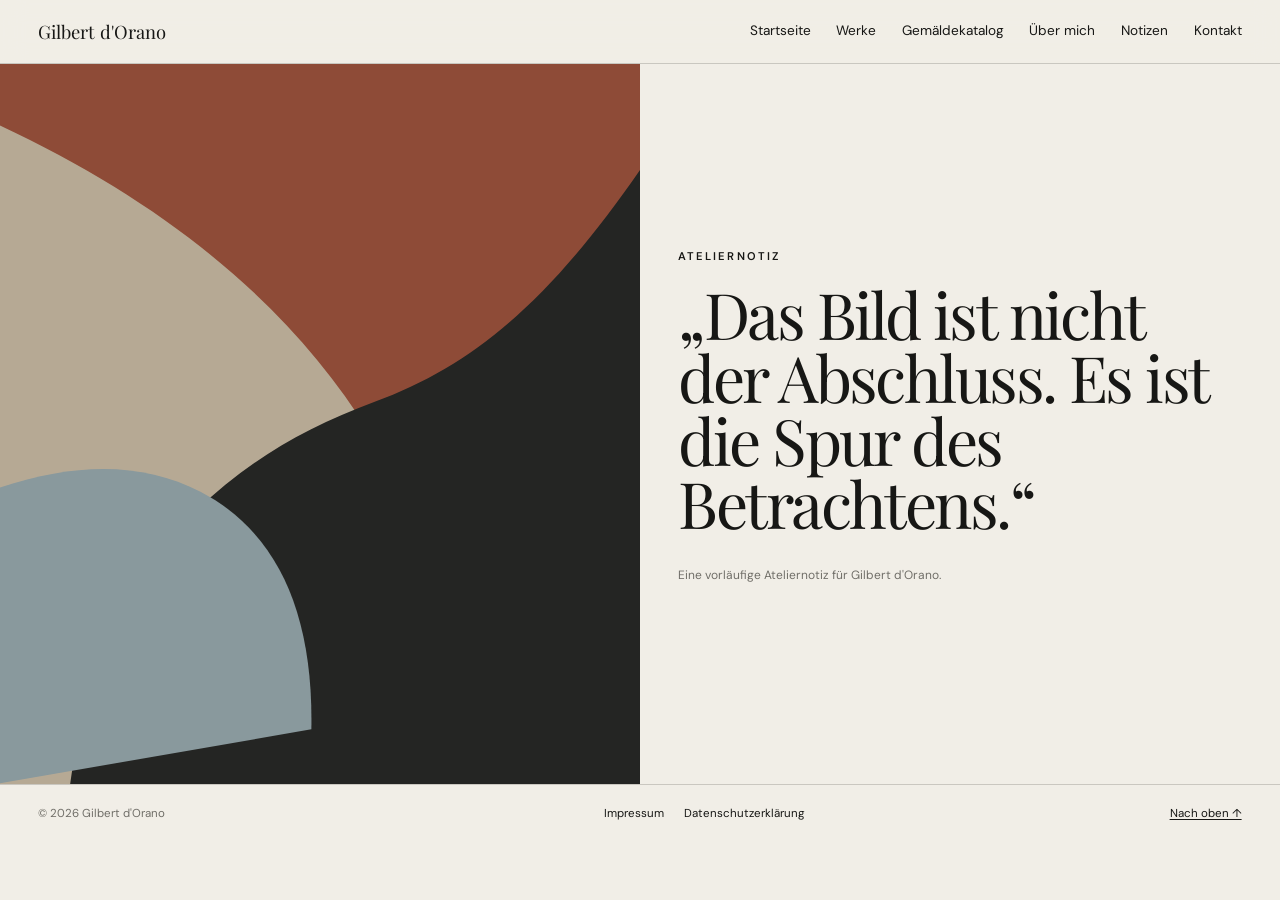
<file: notes.html>
<!doctype html>
<html lang="de">
<head>
  <meta charset="utf-8">
  <meta name="viewport" content="width=device-width, initial-scale=1">
  <meta name="description" content="Ateliernotizen des Künstlers Gilbert d'Orano.">
  <title>Notizen — Gilbert d'Orano</title>
  <link rel="preconnect" href="https://fonts.googleapis.com">
  <link rel="preconnect" href="https://fonts.gstatic.com" crossorigin>
  <link href="https://fonts.googleapis.com/css2?family=DM+Sans:wght@400;500;600&family=Playfair+Display:ital,wght@0,500;1,500&display=swap" rel="stylesheet">
  <link rel="stylesheet" href="css/styles.css">
</head>
<body>
  <a class="skip-link" href="#main">Zum Inhalt springen</a>

  <header class="site-header">
    <a class="brand" href="index.html" aria-label="Gilbert d'Orano, Startseite">Gilbert d'Orano</a>
    <button class="menu-toggle" type="button" aria-expanded="false" aria-controls="site-nav">
      <span>Menü</span>
    </button>
    <nav id="site-nav" class="site-nav" aria-label="Hauptnavigation">
      <a href="index.html">Startseite</a>
      <a href="work.html">Werke</a>
      <a href="gemaeldekatalog.html">Gemäldekatalog</a>
      <a href="about.html">Über mich</a>
      <a href="notes.html" aria-current="page">Notizen</a>
      <a href="contact.html">Kontakt</a>
    </nav>
  </header>

  <main id="main">
    <section class="studio-note">
      <div class="note-art" aria-hidden="true">
        <img src="assets/note-abstract.svg" alt="">
      </div>
      <div class="note-copy">
        <p class="eyebrow">Ateliernotiz</p>
        <h1 class="visually-hidden">Ateliernotiz</h1>
        <blockquote>„Das Bild ist nicht der Abschluss. Es ist die Spur des Betrachtens.“</blockquote>
        <p class="note-caption">Eine vorläufige Ateliernotiz für Gilbert d'Orano.</p>
      </div>
    </section>
  </main>

  <footer class="site-footer">
    <p>© <span id="year"></span> Gilbert d'Orano</p>
    <nav class="footer-nav" aria-label="Rechtliches">
      <a href="impressum.html">Impressum</a>
      <a href="datenschutzerklaerung.html">Datenschutzerklärung</a>
    </nav>
    <a href="#main">Nach oben ↑</a>
  </footer>

  <script src="js/main.js"></script>
</body>
</html>
</file>
<file: css/styles.css>
:root {
  --paper: #f1eee7;
  --ink: #171715;
  --muted: #706e68;
  --line: rgba(23, 23, 21, .18);
  --accent: #9b4d37;
  --max: 1500px;
  --pad: clamp(1rem, 3vw, 3rem);
  --serif: "Playfair Display", Georgia, serif;
  --sans: "DM Sans", Arial, sans-serif;
}

* { box-sizing: border-box; }
html { scroll-behavior: smooth; }
body {
  margin: 0;
  background: var(--paper);
  color: var(--ink);
  font-family: var(--sans);
  line-height: 1.5;
}
img { display: block; width: 100%; }
button, a { color: inherit; }
a { text-decoration-thickness: 1px; text-underline-offset: .2em; }

.skip-link {
  position: fixed;
  z-index: 1000;
  top: .75rem;
  left: .75rem;
  transform: translateY(-200%);
  background: var(--ink);
  color: var(--paper);
  padding: .65rem 1rem;
}
.skip-link:focus { transform: translateY(0); }

.site-header {
  position: sticky;
  top: 0;
  z-index: 50;
  width: 100%;
  max-width: var(--max);
  margin: 0 auto;
  padding: 1.1rem var(--pad);
  display: flex;
  justify-content: space-between;
  align-items: center;
  border-bottom: 1px solid var(--line);
  background: color-mix(in srgb, var(--paper) 92%, transparent);
  backdrop-filter: blur(12px);
}
.brand {
  font-family: var(--serif);
  font-size: 1.15rem;
  text-decoration: none;
}
.site-nav { display: flex; gap: clamp(1rem, 2vw, 2rem); }
.site-nav a {
  font-size: .85rem;
  text-decoration: none;
  position: relative;
}
.site-nav a::after {
  content: "";
  position: absolute;
  left: 0; right: 100%; bottom: -.2rem;
  border-bottom: 1px solid;
  transition: right .25s ease;
}
.site-nav a:hover::after, .site-nav a:focus-visible::after { right: 0; }
.menu-toggle { display: none; }

main, .site-footer {
  max-width: var(--max);
  margin: 0 auto;
}

.hero {
  min-height: calc(100vh - 65px);
  padding: clamp(2rem, 5vw, 5rem) var(--pad) 2rem;
  display: grid;
  grid-template-columns: minmax(0, .9fr) minmax(360px, 1.1fr);
  grid-template-rows: 1fr auto;
  gap: clamp(2rem, 5vw, 6rem);
  border-bottom: 1px solid var(--line);
}
.hero-copy { align-self: center; padding-bottom: 5vh; }
.eyebrow {
  margin: 0 0 1.3rem;
  font-size: .7rem;
  line-height: 1;
  text-transform: uppercase;
  letter-spacing: .18em;
  font-weight: 600;
}
.hero h1 {
  margin: 0;
  font-family: var(--serif);
  font-size: clamp(4.2rem, 10vw, 10rem);
  font-weight: 500;
  line-height: .78;
  letter-spacing: -.055em;
}
.hero h1 em { color: var(--accent); }
.hero-intro {
  max-width: 36rem;
  margin: 2.25rem 0 1.5rem;
  font-size: clamp(1rem, 1.45vw, 1.35rem);
  color: #3f3e39;
}
.text-link {
  display: inline-flex;
  gap: .65rem;
  align-items: baseline;
  font-size: .86rem;
  font-weight: 600;
  text-decoration: none;
  border-bottom: 1px solid var(--ink);
  padding-bottom: .12rem;
}
.hero-art { align-self: stretch; min-height: 65vh; position: relative; overflow: hidden; }
.hero-carousel-viewport { position: absolute; inset: 0; overflow: hidden; }
.hero-carousel-track {
  display: flex;
  height: 100%;
  transition: transform .75s cubic-bezier(.65, 0, .35, 1);
  will-change: transform;
}
.hero-slide {
  position: relative;
  flex: 0 0 100%;
  width: 100%;
  height: 100%;
  margin: 0;
}
.hero-slide img { height: 100%; object-fit: cover; }
.hero-slide figcaption {
  position: absolute;
  bottom: 0; right: 0;
  max-width: calc(100% - 8rem);
  padding: .7rem .9rem;
  background: var(--paper);
  font-size: .65rem;
  letter-spacing: .06em;
  text-align: right;
  text-transform: uppercase;
}
.hero-carousel-controls {
  position: absolute;
  z-index: 2;
  bottom: 0;
  left: 0;
  display: flex;
}
.hero-carousel-button {
  width: 2.65rem;
  height: 2.65rem;
  padding: 0;
  border: 0;
  border-right: 1px solid var(--line);
  background: var(--paper);
  font: inherit;
  font-size: 1rem;
  line-height: 1;
  cursor: pointer;
  transition: background-color .2s ease, color .2s ease;
}
.hero-carousel-button:hover,
.hero-carousel-button:focus-visible {
  background: var(--ink);
  color: var(--paper);
}
.hero-carousel-button:focus-visible { position: relative; z-index: 1; outline: 2px solid var(--accent); outline-offset: -3px; }
.hero-index { margin: 0; grid-column: 2; font-size: .7rem; color: var(--muted); }

.works { padding: clamp(5rem, 10vw, 10rem) var(--pad); }
.section-heading {
  display: grid;
  grid-template-columns: 1fr 1fr;
  align-items: end;
  margin-bottom: clamp(3rem, 6vw, 6rem);
}
.section-heading .eyebrow { grid-column: 1 / -1; }
.section-heading h1,
.about h1,
.contact h1 {
  margin: 0;
  font-family: var(--serif);
  font-size: clamp(2.4rem, 5vw, 5.2rem);
  font-weight: 500;
  line-height: 1;
  letter-spacing: -.035em;
}
.section-heading > p:last-child { max-width: 22rem; margin: 0 0 .25rem auto; color: var(--muted); }

.visually-hidden {
  position: absolute;
  width: 1px;
  height: 1px;
  overflow: hidden;
  clip: rect(0 0 0 0);
  white-space: nowrap;
}

.gallery {
  display: grid;
  grid-template-columns: repeat(12, 1fr);
  gap: clamp(2rem, 5vw, 5rem) clamp(1rem, 3vw, 3rem);
  align-items: start;
}
.work-card { grid-column: span 5; }
.work-card:nth-child(even) { grid-column: 7 / span 6; }
.work-card--wide { grid-column: span 7; }
.work-card--tall { grid-column: 9 / span 4; margin-top: 7vw; }
.art-button {
  display: block;
  width: 100%;
  padding: 0;
  border: 0;
  background: none;
  cursor: zoom-in;
  overflow: hidden;
}
.art-button img { transition: transform .7s cubic-bezier(.2,.7,.2,1), filter .35s ease; }
.art-button:hover img, .art-button:focus-visible img { transform: scale(1.018); filter: contrast(1.04); }
.art-button:focus-visible { outline: 2px solid var(--ink); outline-offset: 4px; }
.work-meta {
  display: flex;
  justify-content: space-between;
  gap: 1rem;
  margin-top: .75rem;
  padding-top: .7rem;
  border-top: 1px solid var(--line);
  font-size: .72rem;
}
.work-meta span:last-child { color: var(--muted); text-align: right; }

.catalog { padding: clamp(5rem, 10vw, 10rem) var(--pad); }
.catalog-list {
  margin: 0;
  padding: 0;
  list-style: none;
  display: grid;
  grid-template-columns: repeat(4, minmax(0, 1fr));
  gap: clamp(2rem, 4vw, 4rem) clamp(1rem, 2.5vw, 2.5rem);
  counter-reset: catalog-item;
}
.catalog-list > li { min-width: 0; counter-increment: catalog-item; }
.catalog-card { height: 100%; }
.catalog-card__button { aspect-ratio: 4 / 5; }
.catalog-card__button img { height: 100%; object-fit: cover; }
.catalog-card__meta {
  position: relative;
  margin-top: .8rem;
  padding: .75rem 2rem 0 0;
  border-top: 1px solid var(--line);
}
.catalog-card__meta::after {
  content: counter(catalog-item, decimal-leading-zero);
  position: absolute;
  top: .8rem;
  right: 0;
  color: var(--muted);
  font-size: .65rem;
}
.catalog-card__meta h2 {
  margin: 0;
  font-family: var(--serif);
  font-size: clamp(1.15rem, 1.8vw, 1.55rem);
  font-weight: 500;
  line-height: 1.15;
}
.catalog-card__meta p { margin: .35rem 0 0; color: var(--muted); font-size: .72rem; }

.about {
  padding: clamp(5rem, 10vw, 10rem) var(--pad);
  border-top: 1px solid var(--line);
  border-bottom: 1px solid var(--line);
  display: grid;
  grid-template-columns: 1fr 1fr;
  gap: 5vw;
}
.about h1 em { color: var(--accent); }
.about-copy {
  max-width: 34rem;
  align-self: end;
  font-size: clamp(1.05rem, 1.5vw, 1.35rem);
}
.about-copy p:first-child { margin-top: 0; }
.about-copy p { color: #41403b; }

.studio-note {
  min-height: 80vh;
  display: grid;
  grid-template-columns: 1fr 1fr;
}
.note-art { min-height: 560px; }
.note-art img { height: 100%; object-fit: cover; }
.note-copy {
  padding: clamp(3rem, 7vw, 7rem) var(--pad);
  display: flex;
  flex-direction: column;
  justify-content: center;
}
blockquote {
  margin: 0;
  max-width: 9em;
  font-family: var(--serif);
  font-size: clamp(2.4rem, 5vw, 5.4rem);
  line-height: .98;
  letter-spacing: -.04em;
}
.note-caption { margin-top: 2rem; font-size: .75rem; color: var(--muted); }

.contact {
  padding: clamp(5rem, 10vw, 10rem) var(--pad);
  border-top: 1px solid var(--line);
}
.contact h1 { max-width: 12em; }
.contact-heading > p:last-child { max-width: 32rem; margin: 1.5rem 0 0; color: var(--muted); font-size: clamp(1rem, 1.3vw, 1.2rem); }
.contact-layout {
  display: grid;
  grid-template-columns: minmax(240px, .7fr) minmax(0, 1.3fr);
  gap: clamp(3rem, 8vw, 8rem);
  margin-top: clamp(4rem, 8vw, 8rem);
  align-items: start;
}
.contact-details address { font-style: normal; }
.contact-detail {
  padding: 1rem 0 1.25rem;
  border-top: 1px solid var(--line);
}
.contact-detail > span {
  display: block;
  margin-bottom: .5rem;
  color: var(--muted);
  font-size: .68rem;
  font-weight: 600;
  letter-spacing: .12em;
  text-transform: uppercase;
}
.contact-detail a { font-family: var(--serif); font-size: clamp(1.25rem, 2vw, 1.8rem); }
.contact-detail p { margin: 0; color: #3f3e39; }
.contact-note { max-width: 28rem; margin: 1.25rem 0 0; font-size: .72rem; color: var(--muted); }
.contact-form { display: grid; gap: 1.6rem; }
.form-row { display: grid; grid-template-columns: 1fr 1fr; gap: clamp(1rem, 2vw, 2rem); }
.form-field { display: grid; gap: .55rem; }
.form-field label { font-size: .72rem; font-weight: 600; letter-spacing: .04em; }
.form-field input,
.form-field textarea {
  width: 100%;
  border: 1px solid var(--line);
  border-radius: 0;
  background: color-mix(in srgb, var(--paper) 78%, white);
  color: var(--ink);
  padding: .9rem 1rem;
  font: inherit;
  transition: border-color .2s ease, background-color .2s ease;
}
.form-field textarea { resize: vertical; min-height: 12rem; }
.form-field input:focus,
.form-field textarea:focus { outline: 2px solid var(--accent); outline-offset: 2px; border-color: var(--accent); background: var(--paper); }
.contact-form__footer { display: flex; align-items: center; justify-content: space-between; gap: 1rem; }
.contact-form__footer p { max-width: 14rem; margin: 0; color: var(--muted); font-size: .68rem; text-align: right; }
.contact-submit {
  display: inline-flex;
  align-items: baseline;
  gap: .7rem;
  padding: .85rem 1.1rem;
  border: 1px solid var(--ink);
  background: var(--ink);
  color: var(--paper);
  font: inherit;
  font-size: .8rem;
  font-weight: 600;
  cursor: pointer;
  transition: background-color .2s ease, color .2s ease;
}
.contact-submit:hover,
.contact-submit:focus-visible { background: transparent; color: var(--ink); }
.contact-submit:focus-visible { outline: 2px solid var(--accent); outline-offset: 3px; }
.form-status { min-height: 1.5em; margin: -.75rem 0 0; color: var(--muted); font-size: .72rem; }

.legal {
  padding: clamp(4rem, 9vw, 8rem) var(--pad) clamp(4rem, 8vw, 7rem);
  max-width: 46rem;
  margin: 0 auto;
}
.legal h1 {
  margin: 0 0 2.5rem;
  font-family: var(--serif);
  font-size: clamp(2.4rem, 5vw, 4rem);
  font-weight: 500;
  line-height: 1.05;
  letter-spacing: -.03em;
}
.legal h2 {
  margin: 2.75rem 0 1rem;
  font-family: var(--serif);
  font-size: clamp(1.3rem, 2vw, 1.7rem);
  font-weight: 500;
  letter-spacing: -.02em;
}
.legal h2:first-of-type { margin-top: 0; }
.legal p, .legal li { color: #3f3e39; font-size: .95rem; }
.legal p { margin: 0 0 1.1rem; }
.legal ul { margin: 0 0 1.1rem; padding-left: 1.2rem; }
.legal li { margin-bottom: .4rem; }
.legal strong { color: var(--ink); }

.site-footer {
  padding: 1.25rem var(--pad) 2rem;
  border-top: 1px solid var(--line);
  display: grid;
  grid-template-columns: 1fr 1fr auto;
  gap: 1rem;
  font-size: .72rem;
  color: var(--muted);
}
.site-footer p { margin: 0; }
.site-footer a { color: var(--ink); }
.footer-nav { display: flex; gap: 1.25rem; }
.footer-nav a { text-decoration: none; }

.lightbox {
  width: min(92vw, 1200px);
  max-height: 92vh;
  padding: 0;
  border: 0;
  background: var(--paper);
  color: var(--ink);
}
.lightbox::backdrop { background: rgba(18, 18, 16, .82); }
.lightbox-close {
  position: absolute;
  z-index: 2;
  top: .8rem; right: .8rem;
  padding: .65rem .8rem;
  border: 1px solid var(--line);
  background: var(--paper);
  font: inherit;
  cursor: pointer;
}
.lightbox-inner { display: grid; grid-template-columns: minmax(0, 1fr) 250px; min-height: 60vh; }
.lightbox-inner img { width: 100%; height: 100%; object-fit: contain; background: #ddd9cf; }
.lightbox-inner > div { padding: 4rem 1.5rem 2rem; }
.lightbox-inner h2 { font-family: var(--serif); font-size: 2rem; font-weight: 500; margin: 0 0 .5rem; }
.lightbox-inner p { color: var(--muted); font-size: .82rem; }

@media (max-width: 820px) {
  .menu-toggle {
    display: block;
    border: 0;
    background: none;
    font: inherit;
    font-size: .8rem;
    padding: .4rem;
  }
  .site-nav {
    display: none;
    position: absolute;
    top: 100%;
    left: 0; right: 0;
    padding: 1rem var(--pad) 1.5rem;
    background: var(--paper);
    border-bottom: 1px solid var(--line);
    flex-direction: column;
  }
  .site-nav.is-open { display: flex; }
  .hero {
    min-height: auto;
    grid-template-columns: 1fr;
    gap: 2rem;
  }
  .hero-copy { padding: 2rem 0 0; }
  .hero h1 { font-size: clamp(4.1rem, 19vw, 7rem); }
  .hero-art { min-height: 55vh; }
  .hero-index { grid-column: 1; }
  .section-heading, .about, .studio-note { grid-template-columns: 1fr; }
  .section-heading > p:last-child { margin: 1.25rem 0 0; }
  .gallery { grid-template-columns: 1fr; gap: 3.5rem; }
  .catalog-list { grid-template-columns: repeat(2, minmax(0, 1fr)); }
  .work-card,
  .work-card:nth-child(even),
  .work-card--wide,
  .work-card--tall { grid-column: 1; margin-top: 0; }
  .work-card--tall { width: 74%; margin-left: auto; }
  .about { gap: 2.5rem; }
  .contact-layout { grid-template-columns: 1fr; }
  .note-art { min-height: 62vh; }
  .lightbox-inner { grid-template-columns: 1fr; }
  .lightbox-inner > div { padding: 1.25rem; }
  .site-footer {
    grid-template-columns: 1fr;
    justify-items: start;
    gap: .6rem;
  }
}

@media (max-width: 520px) {
  .hero h1 { font-size: 18vw; }
  .catalog-list { grid-template-columns: 1fr; }
  .form-row { grid-template-columns: 1fr; }
  .contact-form__footer { align-items: flex-start; flex-direction: column; }
  .contact-form__footer p { text-align: left; }
  .work-card--tall { width: 100%; }
  .work-meta { flex-direction: column; gap: .2rem; }
  .work-meta span:last-child { text-align: left; }
}

@media (prefers-reduced-motion: reduce) {
  html { scroll-behavior: auto; }
  *, *::before, *::after { transition-duration: .001ms !important; animation-duration: .001ms !important; animation-iteration-count: 1 !important; }
}
</file>
